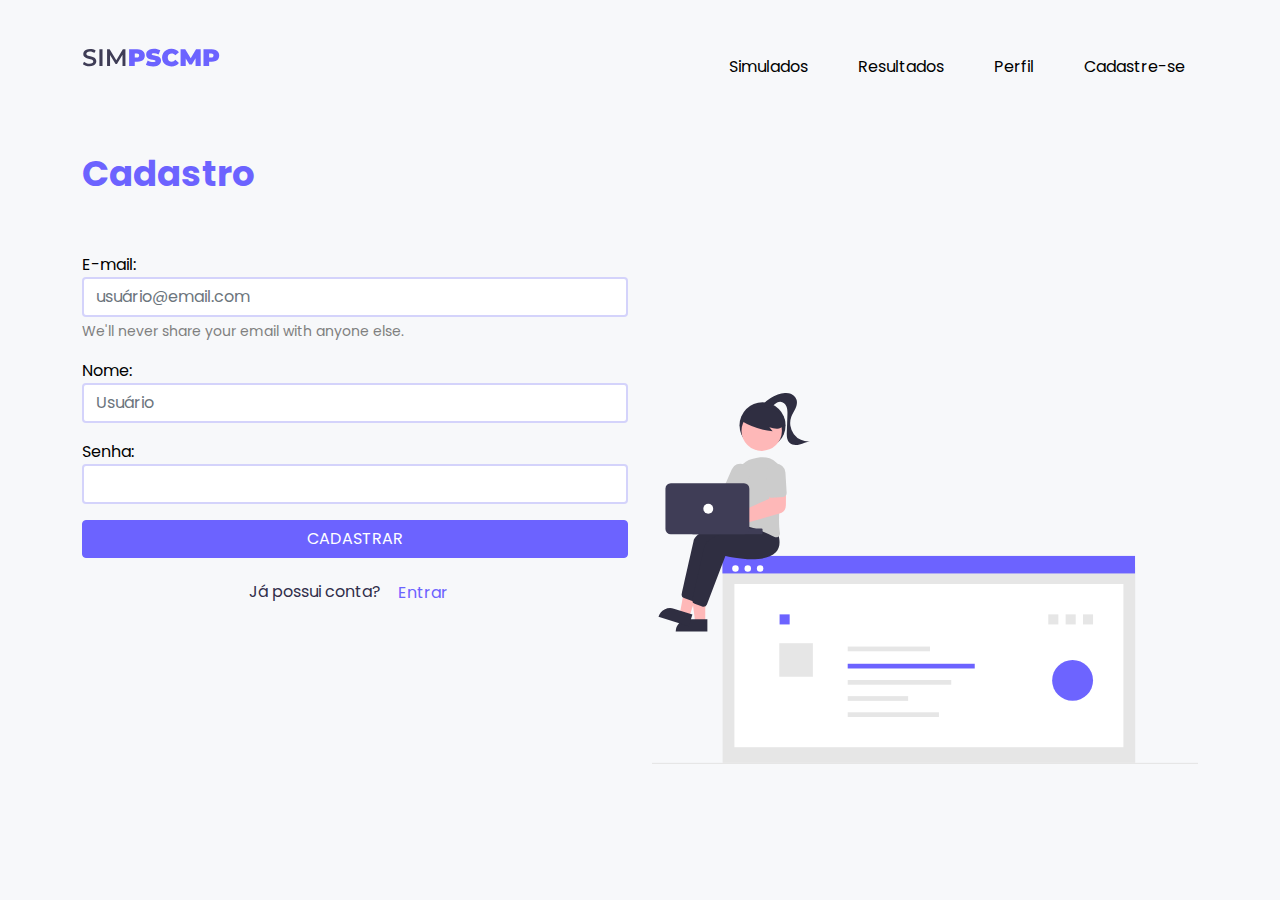
<file: cadastro/index.html>
<!DOCTYPE html>
<html lang="pt-BR">

<head>
  <meta charset="UTF-8">
  <meta http-equiv="X-UA-Compatible" content="IE=edge">
  <meta name="viewport" content="width=device-width, initial-scale=1.0">
  <link rel="stylesheet" href="style.css">
  <title>Sign Up</title>
</head>

<body class="container py-5">
  <header>
    <div class="row justify-content-between">
      <div class="col">
        <div class="col-auto">
          <a href="../index.html">
            <img src="../assets/logo.svg" alt="SIMPSCMP" />
          </a>
        </div>
      </div>
      <div class="col-auto">
        <div class="row">
          <div class="col-auto">
            <button class="btn btn-transparent"> Simulados </button>
          </div>
          <div class="col-auto">
            <button class="btn btn-transparent"> Resultados </button>
          </div>
          <div class="col-auto">
            <button class="btn btn-transparent"> Perfil </button>
          </div>
          <div class="col-auto">
            <button class="btn btn-transparent"> Cadastre-se </button>
          </div>
        </div>
      </div>
    </div>
  </header>

  <main class="pt-5">
    <div class="row" style="height: 70vh;">
      <div class="col-6 form-signup">
        <div>
          <h1 class="color-primary"> Cadastro </h1>
        </div>
        <div class="py-3">
          <form>
            <div class="mb-3">
              <label for="email" class="form-label"> E-mail: </label>
              <input type="email" name="email" id="email" class="form-control" aria-describedby="emailHelp" placeholder="usuário@email.com">
              <div id="emailHelp" class="form-text">We'll never share your email with anyone else.</div>
            </div>
            <div class="mb-3">
              <label for="name" class="form-label"> Nome: </label>
              <input type="text" name="name" id="name" class="form-control" placeholder="Usuário">
            </div>
            <div class="mb-3">
              <label for="password" class="form-label"> Senha: </label>
              <input type="password" class="form-control" id="password">
            </div>
            <div class="d-grid gap-2">
              <button type="button" class="btn btn-primary"> CADASTRAR </button>
            </div>
          </form>
        </div>
        <div class="text-center">
          <span class="color-secondary"> Já possui conta? </span>
          <button type="button" class="btn btn-link"> Entrar </button>
        </div>
      </div>
      <div class="col-6 d-flex align-items-end">
        <img src="../assets/coding.svg" alt="" style="width: 100%;">
      </div>
    </div>
  </main>
</body>

</html>
</file>
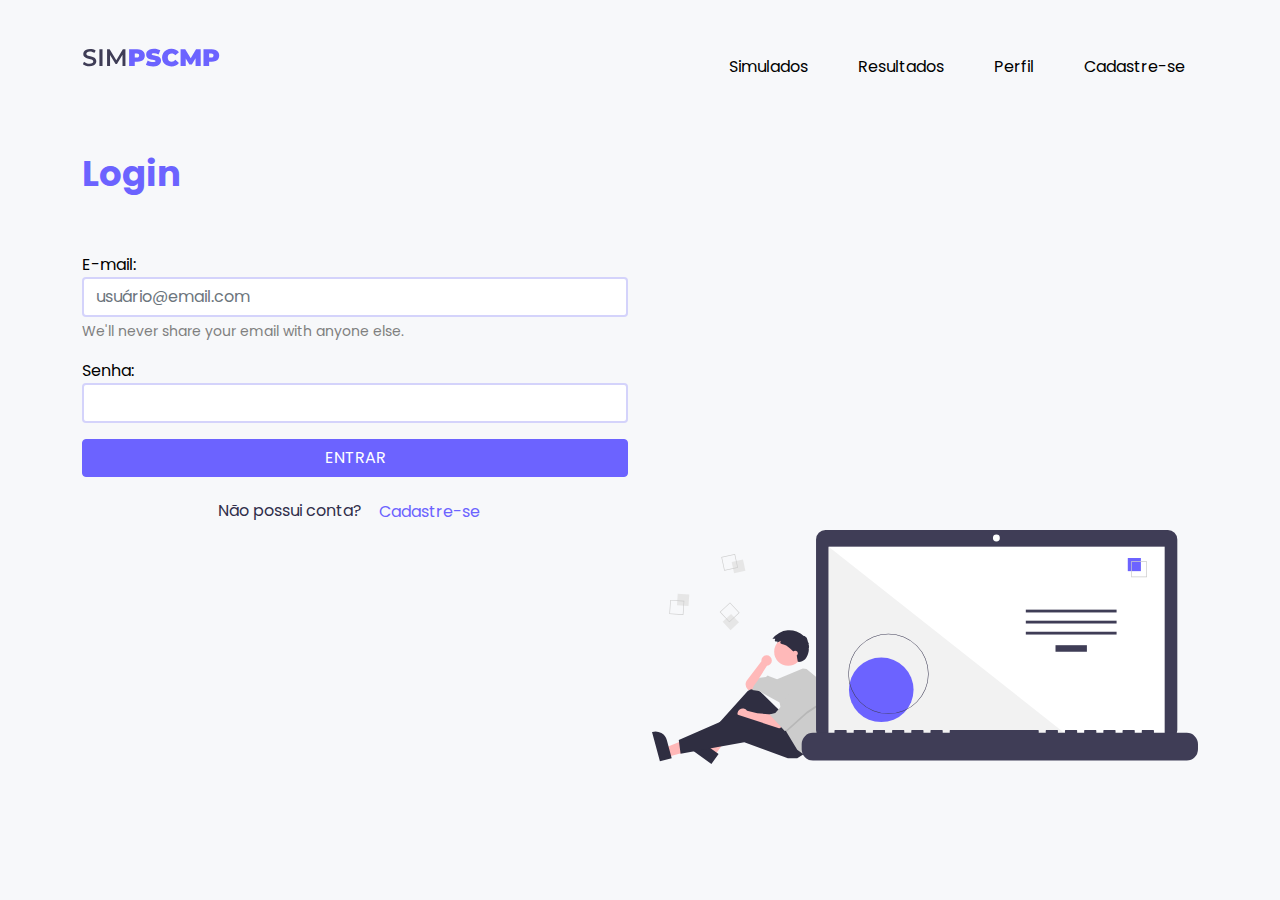
<file: login/index.html>
<!DOCTYPE html>
<html lang="pt-BR">

<head>
  <meta charset="UTF-8">
  <meta http-equiv="X-UA-Compatible" content="IE=edge">
  <meta name="viewport" content="width=device-width, initial-scale=1.0">
  <link rel="stylesheet" href="style.css">
  <title>Início</title>
</head>

<body class="container py-5">
  <header>
    <div class="row justify-content-between">
      <div class="col">
        <div class="col-auto">
          <a href="../index.html">
            <img src="../assets/logo.svg" alt="SIMPSCMP" />
          </a>
        </div>
      </div>
      <div class="col-auto">
        <div class="row">
          <div class="col-auto">
            <button class="btn btn-transparent"> Simulados </button>
          </div>
          <div class="col-auto">
            <button class="btn btn-transparent"> Resultados </button>
          </div>
          <div class="col-auto">
            <button class="btn btn-transparent"> Perfil </button>
          </div>
          <div class="col-auto">
            <button class="btn btn-transparent"> Cadastre-se </button>
          </div>
        </div>
      </div>
    </div>
  </header>


  <main class="pt-5">
    <div class="row" style="height: 70vh;">
      <div class="col-6 form-login">
        <div>
          <h1 class="color-primary"> Login </h1>
        </div>
        <div class="py-3">
          <form>
            <div class="mb-3">
              <label for="email" class="form-label"> E-mail: </label>
              <input type="email" name="email" id="email" class="form-control" aria-describedby="emailHelp" placeholder="usuário@email.com">
              <div id="emailHelp" class="form-text">We'll never share your email with anyone else.</div>
            </div>
            <div class="mb-3">
              <label for="password" class="form-label"> Senha: </label>
              <input type="password" class="form-control" id="password">
            </div>
            <div class="d-grid gap-2">
              <button type="button" class="btn btn-primary"> ENTRAR </button>
            </div>
          </form>
        </div>
        <div class="text-center">
          <span class="color-secondary"> Não possui conta? </span>
          <button type="button" class="btn btn-link"> Cadastre-se </button>
        </div>
      </div>
      <div class="col-6 d-flex align-items-end">
        <img src="../assets/code-thinking.svg" alt="" style="width: 100%;">
      </div>
    </div>
  </main>
</body>

</html>
</file>
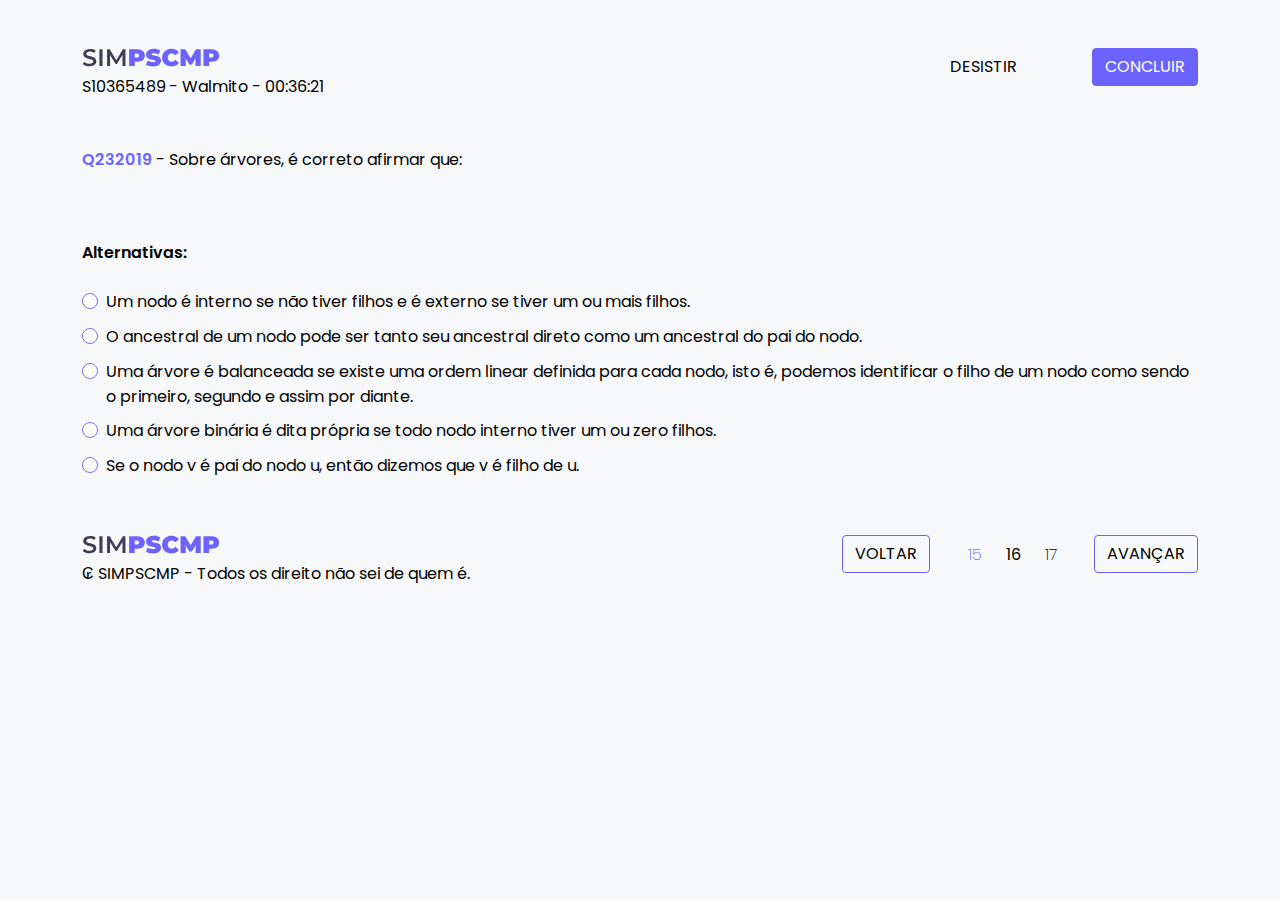
<file: simulado/index.html>
<!DOCTYPE html>
<html lang="pt-BR">

<head>
  <meta charset="UTF-8">
  <meta http-equiv="X-UA-Compatible" content="IE=edge">
  <meta name="viewport" content="width=device-width, initial-scale=1.0">
  <link rel="stylesheet" href="style.css">
  <title>Simulado - S10365489</title>
</head>

<body class="container py-5">
  <header>
    <div class="row justify-content-between">
      <div class="col">
        <div class="col-auto">
          <a href="../index.html">
            <img src="../assets/logo.svg" alt="SIMPSCMP" />
          </a>
        </div>
        <div>
          S10365489 - Walmito - 00:36:21
        </div>
      </div>
      <div class="col-3">
        <div class="row justify-content-between">
          <div class="col-auto">
            <button type="button" class="btn btn-transparent">DESISTIR</button>
          </div>
          <div class="col-auto">
            <button type="button" onclick="openResultModal()" class="btn btn-primary">CONCLUIR</button>
          </div>
        </div>
      </div>
    </div>
  </header>

  <main class="pt-5">
    <section class="question-enunciated">
      <p class="question-command">
        <span class="text-emphasis">Q232019</span>
        <span> - </span>
        Sobre árvores, é correto afirmar que:
      </p>
    </section>
    <section class="question-alternatives pt-5">
      <div class="text-bold pb-4">Alternativas:</div>
      <div class="form-check">
        <input class="form-check-input" type="radio" name="alternative" id="alternative1">
        <label class="form-check-label" for="alternative1">
          Um nodo é interno se não tiver filhos e é externo se tiver um ou mais filhos.
        </label>
      </div>
      <div class="form-check">
        <input class="form-check-input" type="radio" name="alternative" id="alternative2">
        <label class="form-check-label" for="alternative2">
          O ancestral de um nodo pode ser tanto seu ancestral direto como um ancestral do pai do nodo.
        </label>
      </div>
      <div class="form-check">
        <input class="form-check-input" type="radio" name="alternative" id="alternative3">
        <label class="form-check-label" for="alternative3">
          Uma árvore é balanceada se existe uma ordem linear definida para cada nodo, isto é, podemos identificar o
          filho de um nodo como sendo o primeiro, segundo e assim por diante.
        </label>
      </div>
      <div class="form-check">
        <input class="form-check-input" type="radio" name="alternative" id="alternative4">
        <label class="form-check-label" for="alternative4">
          Uma árvore binária é dita própria se todo nodo interno tiver um ou zero filhos.
        </label>
      </div>
      <div class="form-check">
        <input class="form-check-input" type="radio" name="alternative" id="alternative5">
        <label class="form-check-label" for="alternative5">
          Se o nodo v é pai do nodo u, então dizemos que v é filho de u.
        </label>
      </div>
    </section>
  </main>

  <footer class="pt-5">
    <div class="row justify-content-between">
      <div class="col-auto">
        <div class="col">
          <a href="/">
            <img src="../assets/logo.svg" alt="SIMPSCMP" />
          </a>
        </div>
        <div class="col">₢ SIMPSCMP - Todos os direito não sei de quem é.</div>
      </div>
      <div class="col-4">
        <div class="row justify-content-between align-items-center">
          <div class="col-auto">
            <button type="button" class="btn btn-primary-outlined">VOLTAR</button>
          </div>
          <div class="col-auto">
            <div class="row align-items-center">
              <div class="col-auto">
                <span class="text-light color-primary">15</span>
              </div>
              <div class="col-auto">
                <span class="text-1_3rem">16</span>
              </div>
              <div class="col-auto">
                <span class="text-light">17</span>
              </div>

            </div>
          </div>
          <div class="col-auto">
            <button type="button" class="btn btn-primary-outlined">AVANÇAR</button>
          </div>
        </div>
      </div>
    </div>
  </footer>

  <div class="modal" id="result-modal">
    <div class="modal-dialog modal-dialog-centered">
      <div class="modal-content" style="color: var(--white); background-color: var(--primary);">
        <div class="modal-header">
          <h2 class="modal-title"> Resultado </h2>
          <button type="button" onclick="closeResultModal()" class="btn btn-primary-outlined color-white"> X </button>
        </div>
        <div class="modal-body">
          <div class="container">
            <div class="col-auto d-flex justify-content-center">
              <img src="../assets/pie_chart.svg" alt="Resultado" />
            </div>
            <div class="py-3 col-auto d-flex justify-content-center">
              <h2 class="text-center">Parabens! Que ótimo resultado, continue estudando.</h2>
            </div>
          </div>
        </div>
      </div>
    </div>
  </div>

  <div class="modal-backdrop"></div>

</body>

<script>

  function openResultModal() {
    // Pegando body, modal, backdrop
    var body = document.getElementsByTagName("body")[0];
    var modal = document.getElementById("result-modal");
    var backdrop = document.getElementsByClassName("modal-backdrop")[0];
    body.classList.add("modal-open")
    backdrop.style.display = "block";
    modal.style.display = "block";
  }

  function closeResultModal() {
    // Pegando body, modal, backdrop
    var body = document.getElementsByTagName("body")[0];
    var modal = document.getElementById("result-modal");
    var backdrop = document.getElementsByClassName("modal-backdrop")[0];
    body.classList.remove("modal-open")
    backdrop.style.display = "none";
    modal.style.display = "none";
  }

</script>

</html>
</file>
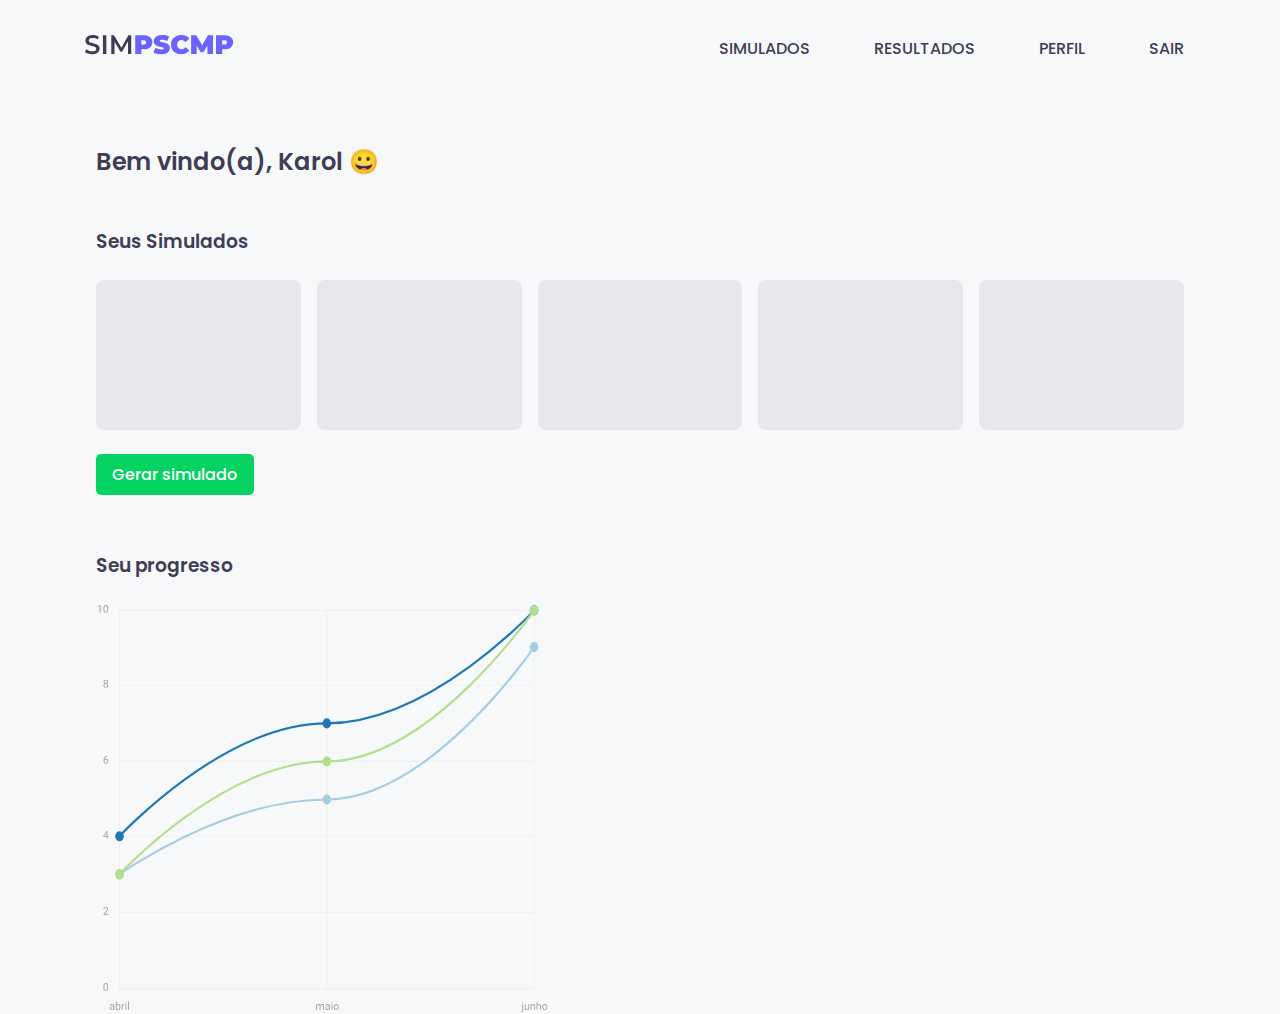
<file: src/index.html>
<!DOCTYPE html>
<html lang="pt-BR">

<head>
  <meta charset="UTF-8">
  <meta http-equiv="X-UA-Compatible" content="IE=edge">
  <meta name="viewport" content="width=device-width, initial-scale=1.0">
  <link rel="stylesheet" href="global.css">
  <link rel="stylesheet" href="style.css">
  <title>Início</title>
</head>

<body>
  <header>
    <a href="/">
      <img src="./assets/logo.svg" alt="SIMPSCMP" />
    </a>
    <div class="menu-section">
      <div class="menu-toggle">
        <div class="line-one on"></div>
        <div class="line-two"></div>
        <div class="line-three"></div>
      </div>
      <nav>
        <ul>
          <li>
            <a href="#">Simulados</a>
          </li>
          <li>
            <a href="#">Resultados</a>
          </li>
          <li>
            <a href="#">Perfil</a>
          </li>
          <li>
            <a href="./login/index.html">Sair</a>
          </li>
        </ul>
      </nav>
    </div>
  </header>

  <main>
    <h2>Bem vindo(a), Karol &#128512</h2>

    <section class="your-simulateds">
      <h3>Seus Simulados</h3>

      <div class="cards">
        <div class="card"></div>
        <div class="card"></div>
        <div class="card"></div>
        <div class="card"></div>
        <div class="card"></div>
      </div>

      <button type="submit">Gerar simulado</button>
    </section>

    <section class="your-progress">
      <h3>Seu progresso</h3>

      <div class="progress-chart">
        <img src="./assets/chart.svg" alt="Seu progresso">
      </div>
    </section>
  </main>

  <div class="modal-overlay" style="display: none;">
    <div class="modal">
      <a class="close-modal">
      </a>
      <div class="modal-content">
        <h3>Selecione a área</h3>

        <div class="areas">
          <div class="math">
            <img src="./assets//math.svg" alt="">
            <p>Matemática</p>
          </div>

          <div class="fundaments">
            <img src="./assets/fundaments.svg" alt="">
            <p>Fundamentos</p>
          </div>

          <div class="technologies">
            <img src="./assets/technologies.svg" alt="">
            <p>Tecnologias</p>
          </div>
        </div>

        <h3>Selecione as edições</h3>

        <div class="editions">

          <div class="edition">
            <span>2019</span>
          </div>

          <div class="edition">
            <span>2018</span>
          </div>

          <div class="edition">
            <span>2017</span>
          </div>

          <div class="edition">
            <span>2016</span>
          </div>

          <div class="edition">
            <span>2015</span>
          </div>
        </div>

        <div class="buttons">
          <button>Gerar simulado</button>
          <button class="cancel">Cancelar</button>
        </div>

      </div>
    </div>
  </div>
</body>

</html>
</file>
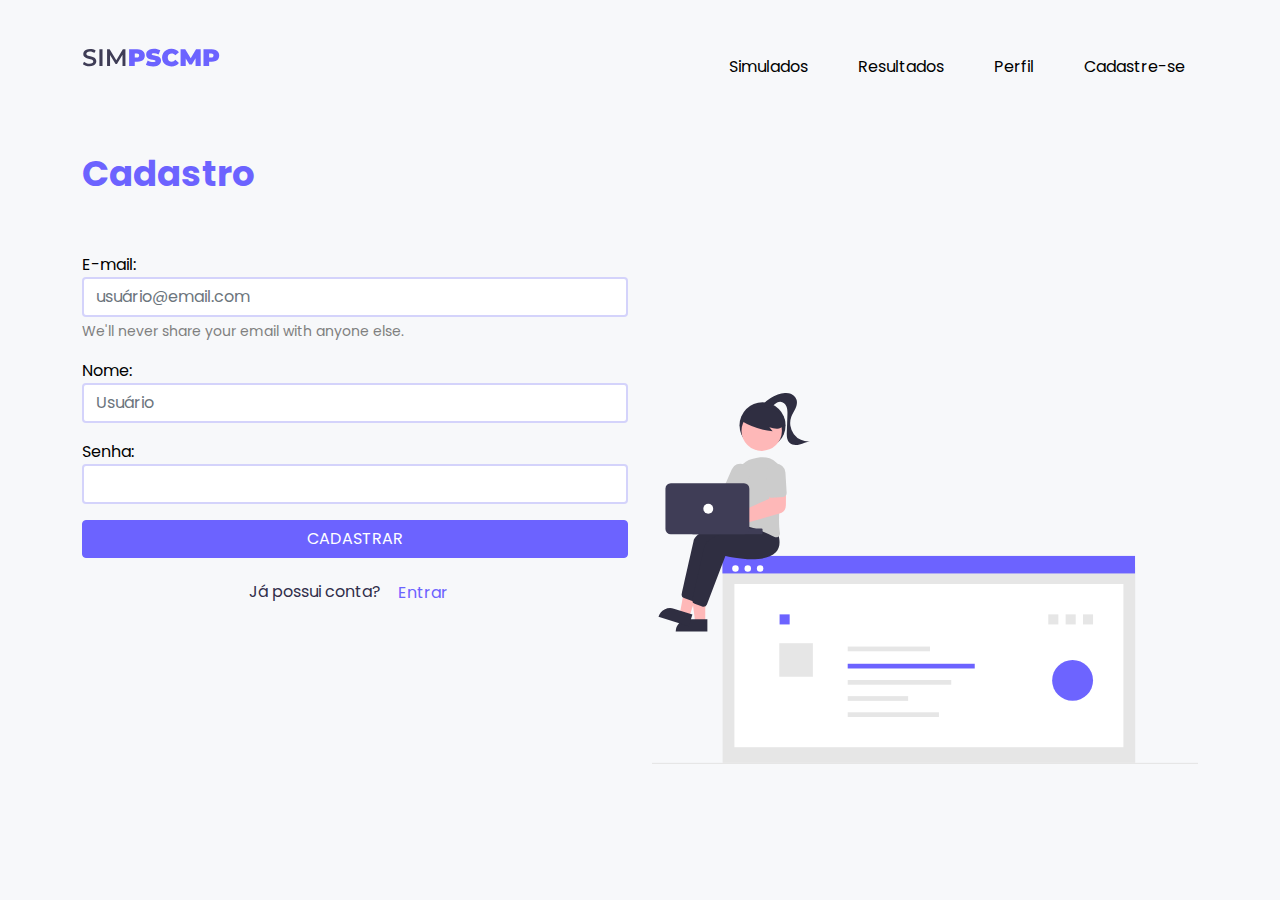
<file: src/cadastro/index.html>
<!DOCTYPE html>
<html lang="pt-BR">

<head>
  <meta charset="UTF-8">
  <meta http-equiv="X-UA-Compatible" content="IE=edge">
  <meta name="viewport" content="width=device-width, initial-scale=1.0">
  <link rel="stylesheet" href="style.css">
  <title>Sign Up</title>
</head>

<body class="container py-5">
  <header>
    <div class="row justify-content-between">
      <div class="col">
        <div class="col-auto">
          <a href="/">
            <img src="../assets/logo.svg" alt="SIMPSCMP" />
          </a>
        </div>
      </div>
      <div class="col-auto">
        <div class="row">
          <div class="col-auto">
            <button class="btn btn-transparent"> Simulados </button>
          </div>
          <div class="col-auto">
            <button class="btn btn-transparent"> Resultados </button>
          </div>
          <div class="col-auto">
            <button class="btn btn-transparent"> Perfil </button>
          </div>
          <div class="col-auto">
            <button class="btn btn-transparent"> Cadastre-se </button>
          </div>
        </div>
      </div>
    </div>
  </header>

  <main class="pt-5">
    <div class="row" style="height: 70vh;">
      <div class="col-6 form-signup">
        <div>
          <h1 class="color-primary"> Cadastro </h1>
        </div>
        <div class="py-3">
          <form>
            <div class="mb-3">
              <label for="email" class="form-label"> E-mail: </label>
              <input type="email" name="email" id="email" class="form-control" aria-describedby="emailHelp" placeholder="usuário@email.com">
              <div id="emailHelp" class="form-text">We'll never share your email with anyone else.</div>
            </div>
            <div class="mb-3">
              <label for="name" class="form-label"> Nome: </label>
              <input type="text" name="name" id="name" class="form-control" placeholder="Usuário">
            </div>
            <div class="mb-3">
              <label for="password" class="form-label"> Senha: </label>
              <input type="password" class="form-control" id="password">
            </div>
            <div class="d-grid gap-2">
              <button type="button" class="btn btn-primary"> CADASTRAR </button>
            </div>
          </form>
        </div>
        <div class="text-center">
          <span class="color-secondary"> Já possui conta? </span>
          <button type="button" class="btn btn-link"> Entrar </button>
        </div>
      </div>
      <div class="col-6 d-flex align-items-end">
        <img src="../assets/coding.svg" alt="" style="width: 100%;">
      </div>
    </div>
  </main>
</body>

</html>
</file>
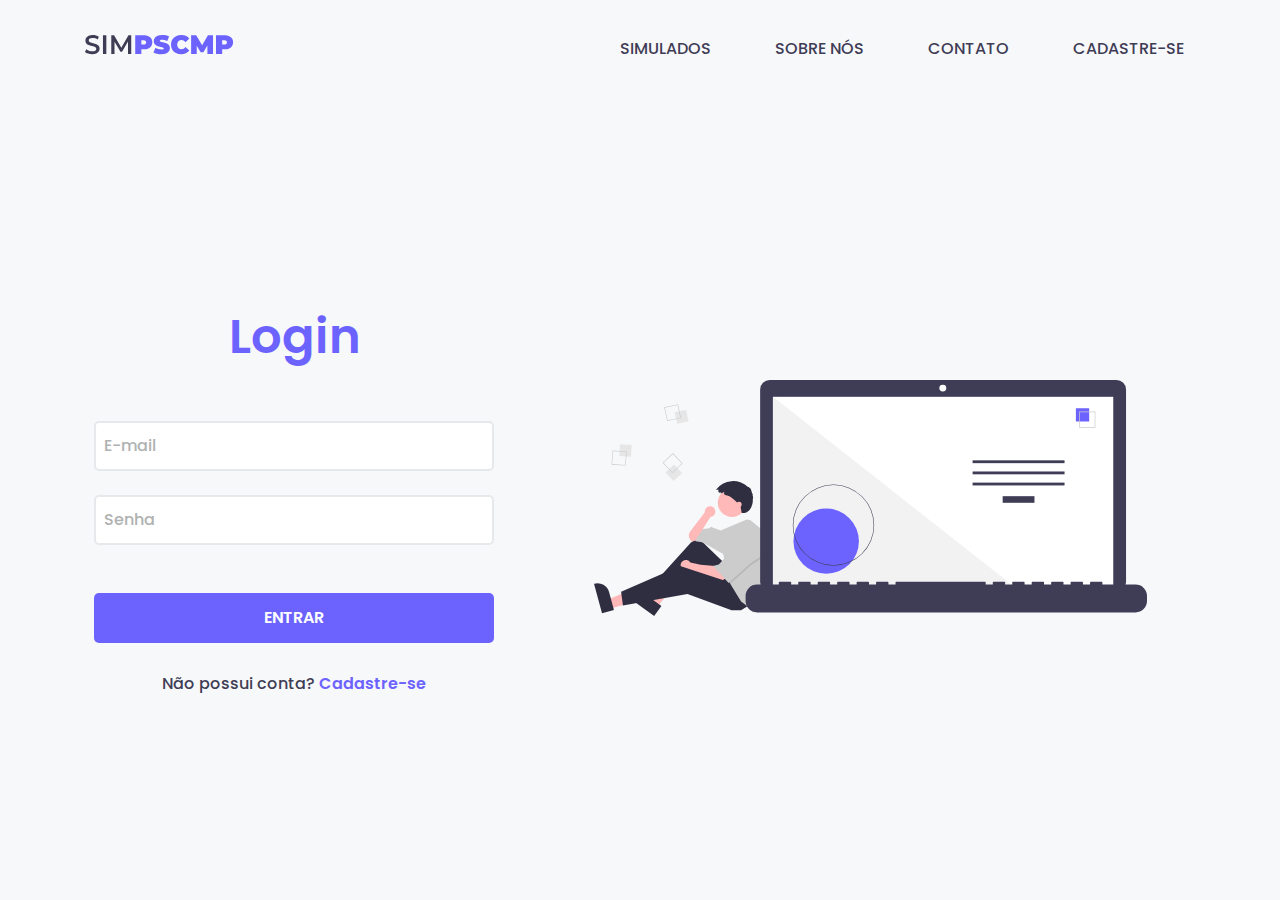
<file: src/login/index.html>
<!DOCTYPE html>
<html lang="pt-BR">

<head>
  <meta charset="UTF-8">
  <meta http-equiv="X-UA-Compatible" content="IE=edge">
  <meta name="viewport" content="width=device-width, initial-scale=1.0">
  <link rel="stylesheet" href="../global.css">
  <link rel="stylesheet" href="style.css">
  <title>Início</title>
</head>

<body>
  <header>
    <a href="/">
      <img src="../assets/logo.svg" alt="SIMPSCMP" />
    </a>
    <div class="menu-section">
      <div class="menu-toggle">
        <div class="line-one"></div>
        <div class="line-two"></div>
        <div class="linethree"></div>
      </div>
      <nav>
        <ul>
          <li>
            <a href="#">Simulados</a>
          </li>
          <li>
            <a href="#">Sobre nós</a>
          </li>
          <li>
            <a href="#">Contato</a>
          </li>
          <li>
            <a href="#">Cadastre-se</a>
          </li>
        </ul>
      </nav>
    </div>
  </header>
  
  <main>
    <section class="form-login">
      <h1>Login</h1>
      
      <form action="">
        <input type="email" name="email" id="email" placeholder="E-mail">
        
        <input type="password" name="password" id="password" placeholder="Senha">
        
        <button type="submit" class="">ENTRAR</button>
      </form>
      
      <div class="sign-up">
        <span>Não possui conta?</span>
        <a href="#">Cadastre-se</a>
      </div>
    </section>
    
    <section class="image-login">
      <img src="/src/assets/code-thinking.svg" alt="">
    </section>
  </main>
</body>

</html>
</file>
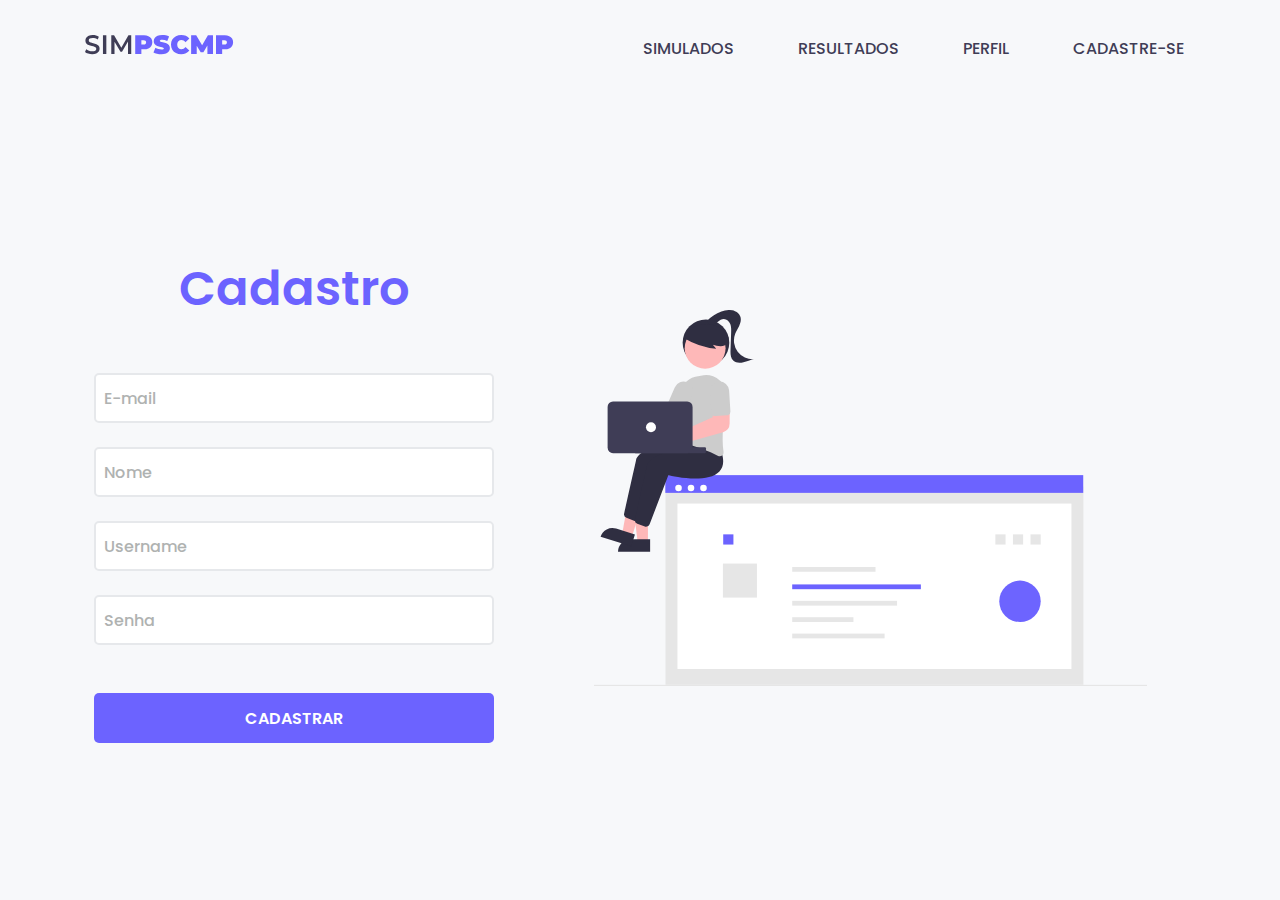
<file: src/signUp/index.html>
<!DOCTYPE html>
<html lang="pt-BR">

<head>
  <meta charset="UTF-8">
  <meta http-equiv="X-UA-Compatible" content="IE=edge">
  <meta name="viewport" content="width=device-width, initial-scale=1.0">
  <link rel="stylesheet" href="../global.css">
  <link rel="stylesheet" href="style.css">
  <title>Sign Up</title>
</head>

<body>
  <header>
    <a href="/">
      <img src="../assets/logo.svg" alt="SIMPSCMP" />
    </a>
    <div class="menu-section">
      <div class="menu-toggle">
        <div class="line-one on"></div>
        <div class="line-two"></div>
        <div class="line-three"></div>
      </div>
      <nav>
        <ul>
          <li>
            <a href="#">Simulados</a>
          </li>
          <li>
            <a href="#">Resultados</a>
          </li>
          <li>
            <a href="#">Perfil</a>
          </li>
          <li>
            <a href="../signUp/index.html">Cadastre-se</a>
          </li>
        </ul>
      </nav>
    </div>
  </header>

  <main>
    <section class="form-login">
      <h1>Cadastro</h1>

      <form action="">
        <input type="email" name="email" id="email" placeholder="E-mail">

        <input type="name" name="neme" id="name" placeholder="Nome">

        <input type="text" name="username" id="username" placeholder="Username">

        <input type="password" name="password" id="password" placeholder="Senha">

        <button type="submit" class="">CADASTRAR</button>
      </form>

    </section>

    <section class="image-login">
      <img src="/src/assets/coding.svg" alt="">
    </section>
  </main>
</body>

</html>
</file>
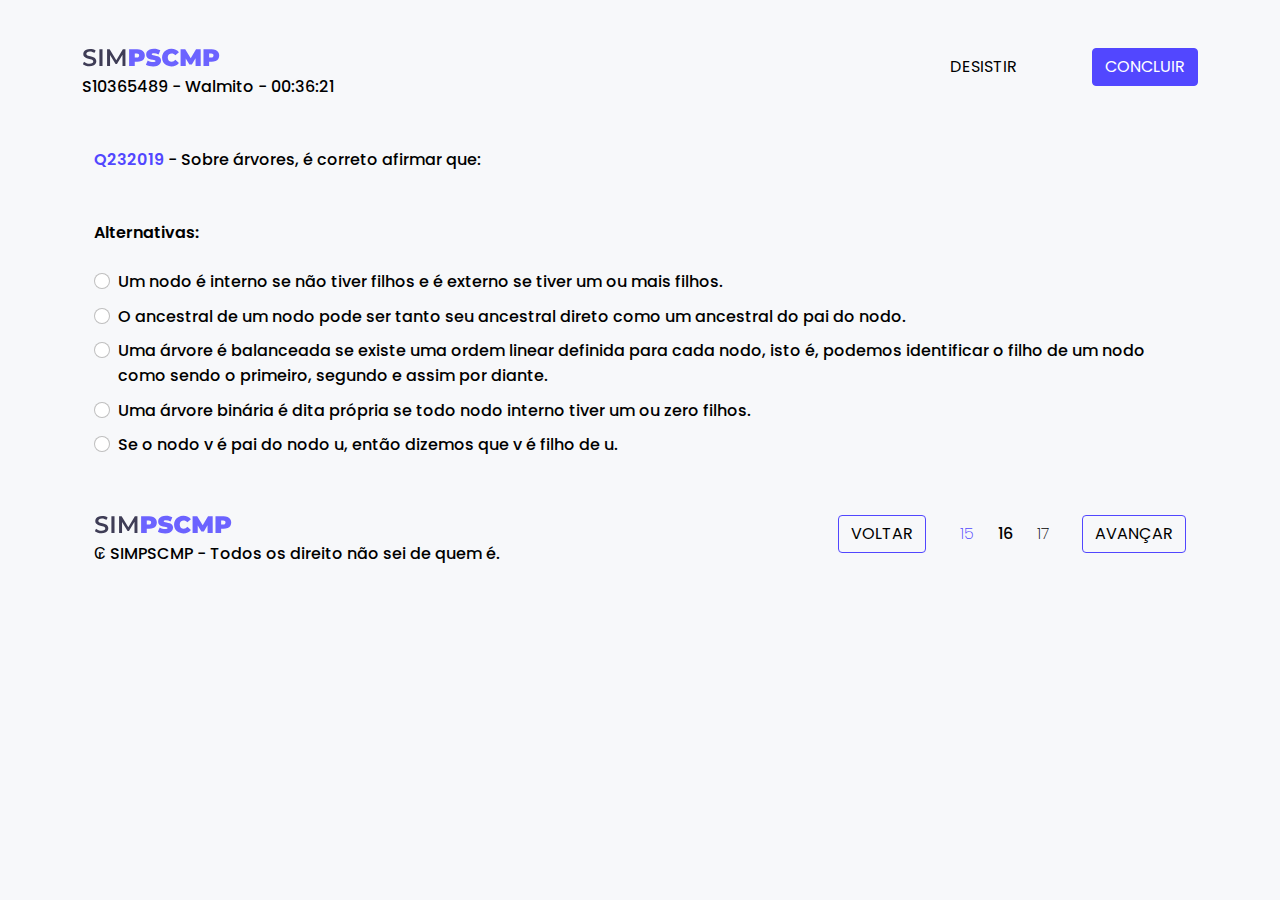
<file: src/simulado/index.html>
<!DOCTYPE html>
<html lang="pt-BR">

<head>
  <meta charset="UTF-8">
  <meta http-equiv="X-UA-Compatible" content="IE=edge">
  <meta name="viewport" content="width=device-width, initial-scale=1.0">
  <link rel="stylesheet" href="../global.css">
  <link rel="stylesheet" href="../bootstrap-grid.css">
  <link rel="stylesheet" href="style.css">
  <title>Simulado - S10365489</title>
</head>

<body class="container py-5">
  <div>
    <div class="row justify-content-between">
      <div class="col">
        <div class="col-auto">
          <a href="/">
            <img src="../assets/logo.svg" alt="SIMPSCMP" />
          </a>
        </div>
        <div>
          S10365489 - Walmito - 00:36:21
        </div>
      </div>
      <div class="col-3">
        <div class="row justify-content-between">
          <div class="col-auto">
            <button type="button" class="btn btn-transparent">DESISTIR</button>
          </div>
          <div class="col-auto">
            <button type="button" onclick="openResultModal()" class="btn btn-primary">CONCLUIR</button>
          </div>
        </div>
      </div>
    </div>
  </div>

  <main class="container pt-5">
    <section class="question-enunciated">
      <p class="question-command">
        <span class="text-emphasis">Q232019</span>
        <span> - </span> 
        Sobre árvores, é correto afirmar que:
      </p>
    </section>
    <section class="question-alternatives pt-5">
      <div class="text-bold pb-4">Alternativas:</div>
      <div class="form-check">
        <input class="form-check-input" type="radio" name="alternative" id="alternative1">
        <label class="form-check-label" for="alternative1">
          Um nodo é interno se não tiver filhos e é externo se tiver um ou mais filhos.
        </label>
      </div>
      <div class="form-check">
        <input class="form-check-input" type="radio" name="alternative" id="alternative2">
        <label class="form-check-label" for="alternative2">
          O ancestral de um nodo pode ser tanto seu ancestral direto como um ancestral do pai do nodo.
        </label>
      </div>
      <div class="form-check">
        <input class="form-check-input" type="radio" name="alternative" id="alternative3">
        <label class="form-check-label" for="alternative3">
          Uma árvore é balanceada se existe uma ordem linear definida para cada nodo, isto é, podemos identificar o filho de um nodo como sendo o primeiro, segundo e assim por diante.
        </label>
      </div>
      <div class="form-check">
        <input class="form-check-input" type="radio" name="alternative" id="alternative4">
        <label class="form-check-label" for="alternative4">
          Uma árvore binária é dita própria se todo nodo interno tiver um ou zero filhos.
        </label>
      </div>
      <div class="form-check">
        <input class="form-check-input" type="radio" name="alternative" id="alternative5">
        <label class="form-check-label" for="alternative5">
          Se o nodo v é pai do nodo u, então dizemos que v é filho de u.
        </label>
      </div>
    </section>
  </main>

  <footer class="container py-5">
    <div class="row justify-content-between">
      <div class="col-auto">
        <div class="col">
        <a href="/">
          <img src="../assets/logo.svg" alt="SIMPSCMP" />
        </a>
        </div>
        <div class="col">₢ SIMPSCMP - Todos os direito não sei de quem é.</div>
      </div>
      <div class="col-4">
        <div class="row justify-content-between align-items-center">
          <div class="col-auto">
            <button type="button" class="btn btn-primary-outlined">VOLTAR</button>
          </div>
          <div class="col-auto">
            <div class="row align-items-center">
              <div class="col-auto">
                <span class="text-light color-primary">15</span>
              </div>
              <div class="col-auto">
                <span class="text-1_3rem">16</span>
              </div>
              <div class="col-auto">
                <span class="text-light">17</span>
              </div>

            </div>
          </div>
          <div class="col-auto">
            <button type="button" class="btn btn-primary-outlined">AVANÇAR</button>
          </div>
        </div>
      </div>
    </div>
  </footer>

  <div class="modal" id="result-modal" style="color: #FFF;">
    <div class="modal-dialog modal-dialog-centered">
      <div class="modal-content">
        <div class="modal-header">
          <p class="modal-title text-huge">Resultado</p>
          <button type="button" onclick="closeResultModal()" class="btn btn-primary-outlined color-white"> X </button>
        </div>
        <div class="modal-body">
          <div class="container">
            <div class="col-auto d-flex justify-content-center">
              <img src="../assets/pie_chart.svg" alt="Resultado" />
            </div>
            <div class="py-3 col-auto d-flex justify-content-center">
              <p class="text-huge" style="text-align: center;">Parabens! Que ótimo resultado, continue estudando.</p>
            </div>
          </div>
        </div>
      </div>
    </div>
  </div>

  <div class="modal-backdrop"></div>

</body>

<script>

  function openResultModal() {
    // Pegando body, modal, backdrop
    var body = document.getElementsByTagName("body")[0];
    var modal = document.getElementById("result-modal");
    var backdrop = document.getElementsByClassName("modal-backdrop")[0];
    body.classList.add("modal-open")
    backdrop.style.display = "block";
    modal.style.display = "block";

  }

  function closeResultModal() {
    // Pegando body, modal, backdrop
    var body = document.getElementsByTagName("body")[0];
    var modal = document.getElementById("result-modal");
    var backdrop = document.getElementsByClassName("modal-backdrop")[0];
    body.classList.remove("modal-open")
    backdrop.style.display = "none";
    modal.style.display = "none";
  }


  // // Get the body
  // var body = document.getElementsByTagName("body")[0];

  // // Get the modal
  // var modal = document.getElementById("result-modal");
  
  // // Get the button that opens the modal
  // var btn = document.getElementById("conclude-button");
  
  // // Get the <span> element that closes the modal
  // var span = document.getElementsByClassName("close")[0];
  
  // // Get modal dialog
  // var dialog = document.getElementsByClassName("modal-dialog")[0];

  // // When the user clicks the button, open the modal 
  // btn.onclick = function() {
  //   body.classList.add("modal-open")
  //   modal.style.display = "block";
  // }
  
  // // When the user clicks on <span> (x), close the modal
  // span.onclick = function() {
  //   body.classList.remove("modal-open")
  //   modal.style.display = "none";
  // }
  
  // // When the user clicks anywhere outside of the modal, close it
  // dialog.onclick = function(event) {
  //   if (event.target == modal) {
  //     body.classList.remove("modal-open")
  //     modal.style.display = "none";
  //   }
  // }
  </script>

</html>
</file>
<file: src/global.css>
@import url('https://fonts.googleapis.com/css2?family=Poppins:ital,wght@0,300;0,400;0,500;0,600;1,100;1,200&display=swap');

* {
  margin: 0;
  padding: 0;
  box-sizing: border-box;
  font-family: 'Poppins', sans-serif;
}

:root {
  --white: #FFF;
  
  --gray-50: #F7F8FA;
  --gray-100: #E6E8EB;
  --gray-200: #AFB2B1;
  --gray-500: #808080;
  --gray-800: #3F3D56;
  
  --green-500: #04D361;
  --green-800: #04B955;

  --red-500: #E63946;
  
  --purple-300: #6C63FF;
  --purple-400: #3A2EFF; 
}

@media (max-width: 1080px) {
  html {
    font-size: 93.75%;
  }
}

@media (max-width: 720px) {
  html {
    font-size: 87.5%;
  }
}

body {
  height: 100vh;
  background-color: var(--gray-50);
}

body, input, textarea, button {
  font: 500 1rem Poppins, sans-serif;
  outline-color: var(--purple-300);
}

h1, h2, h3, h4, h5, h6 {
  font-weight: 600;
  font-family: Poppins, sans-serif;
  color: var(--gray-800);
}

h1 {
  font-size: 2rem;
}

h2 {
  font-size: 1.5rem;
}

a {
  text-decoration: none;
}

button {
  cursor: pointer;
  border: none;
}

/* Header */

header {
  height: 6rem;
  display: flex;
  align-items: center;
  justify-content: space-between;
  
  width: 90%;
  margin: auto;
}

header img {
  width: 150px;
  margin-left: 20px;
  padding: 16px 0;
}

header nav ul {
  display: flex;
}

header nav ul li {
  list-style: none;
  padding: 1rem 2rem;
}

header nav ul li a {
  text-decoration: none;
  color: var(--gray-800);
  text-transform: uppercase;
  font-size: 1rem;
}

header nav ul li a:hover {
  border-bottom: 3px solid var(--purple-300);
}
</file>
<file: src/style.css>
main {
  height: calc(100vh - 6rem);
  padding: 0 6rem;
  margin-top: 3rem;
}

main section.your-simulateds {
  margin-top: 3rem;
}

.your-simulateds .cards {
  display: flex;
  justify-content: space-between;
  margin-top: 1.5rem;
}

.your-simulateds .cards .card {
  width: 300px;
  height: 150px;
  background: var(--gray-100);
  display: flex;
  padding: 1rem;
  border-radius: 0.5rem;
}

.your-simulateds .cards .card:not(:first-child) {
  margin-left: 1rem;
}


.your-simulateds button {
  background: var(--green-500);
  color: var(--white);
  border-radius: 5px;
  margin-top: 1.5rem;
  padding: 0.5rem 1rem;

  transition: all .3s ease-in-out;
}

.your-simulateds button:hover {
  background: var(--green-800);
}

section.your-progress {
  margin-top: 3.5rem;
}

.your-progress .progress-chart {
  width: 450px;
  height: 410px;
  margin-top: 1.5rem;
}

.your-progress .progress-chart {
  display: flex;
}

.modal-overlay {
  display: flex;
  justify-content: center;
  align-items: center;
  position: fixed;
  top: 0;
  left: 0;
  width: 100%;
  height: 100%;
  background-color: rgba(0, 0, 0, 0.6);
  opacity: 0;
  visibility: hidden;
}

.modal-overlay .modal {
  position: relative;
  width: 50%;
  height: 70%;
  margin: 0 auto;
  padding: 2rem;
  background-color: var(--white);
  border-radius: 3px;
  box-shadow: 0 2px 10px rgba(0, 0, 0, 0.1);

  transition: all 0.6s cubic-bezier(0.55, 0, 0.1, 1);
  transform: scale(1.2);
}

.modal .modal-content .areas {
  display: flex;
  justify-content: space-between;
  margin-bottom: 2rem;
}

.modal .modal-content .areas img {
  width: 180px;
  height: 180px;
  border: 2px solid var(--gray-800);
  padding: 0.5rem;
  margin-top: 1rem;
  border-radius: 5px;
  cursor: pointer;
}

.modal .modal-content .areas p {
  color: var(--gray-800);
  margin-top: 0.625rem;
  text-align: center;
}

.modal .modal-content .editions {
  display: flex;
  justify-content: space-between;
}

.modal-content .edition .editions {
  width: 90px;
  font-size: 0.875rem;
  color: var(--gray-800);
  background: var(--gray-100);
  border: 2px solid var(--gray-200);
  border-radius: 1rem;
  padding: 0.5rem;
  margin-top: 0.625rem;
  text-align: center;
  cursor: pointer;
}

.buttons button.cancel {
  background: var(--red);
}
</file>
<file: src/login/style.css>
main {
  height: calc(100vh - 6rem);
  display: flex;
  align-items: center;
  justify-content: space-between;
  padding: 0 4rem;
}

main h1 {
  color: var(--purple-300);
  font-size: 3rem;
  margin-bottom: 3rem;
  text-align: center;
}

/* Form */

section.form-login {
  width: 40vw;
}

section.form-login form {
  display: flex;
  flex-direction: column;
  justify-content: center;
  align-items: center;
}

form input, button {
  width: 400px;
  height: 50px;
  border-radius: 5px;
}

form input {
  border: 2px solid var(--gray-100);
  padding: 0.5rem;  
}

form input::placeholder {
  font-family: Poppins, sans-serif;
  color: var(--gray-200);
}

form button {
  background-color: var(--purple-300);
  color: white;
  margin-top: 3rem;
  font-weight: 600;
  font-size: 1rem;

  transition: all .3s ease-in-out;
}

form button:hover {
  background: #5247FF;
}

form input#email {
  margin-bottom: 1.5rem;
}

.form-login .sign-up {
  text-align: center;
  margin-top: 1.75rem;
}

.form-login .sign-up span {
  color: var(--gray-800);
}

.form-login .sign-up a {
  color: var(--purple-300);
  font-weight: 600;
}

.form-login .sign-up a:hover {
  color: var(--purple-400);
  transition: all .3s ease-in-out;
}

/* Image */

section.image-login {
  width: 60vw;
  display: flex;
  justify-content: center;
  
}

section.image-login img {
  max-width: 80%;
}

/* Media Queries */

@media only screen and (max-width: 900px) {
  main
  section.image-login {
    display: none;
    visibility: hidden;
  }

  main {
    padding: 0;
  }

  section.form-login {
    width: 100vw;
  }

  header {
    display: none;
  }
}

@media only screen and (max-width: 450px) {
  form input, button {
    width: 300px;
    height: 50px;
    border-radius: 5px;
  }
}
</file>
<file: src/signUp/style.css>
main {
  height: calc(100vh - 6rem);
  display: flex;
  align-items: center;
  justify-content: space-between;
  padding: 0 4rem;
}

main h1 {
  color: var(--purple-300);
  font-size: 3rem;
  margin-bottom: 3rem;
  text-align: center;
}

/* Form */

section.form-login {
  width: 40vw;
}

section.form-login form {
  display: flex;
  flex-direction: column;
  justify-content: center;
  align-items: center;
}

form input, button {
  width: 400px;
  height: 50px;
  border-radius: 5px;
}

form input {
  border: 2px solid var(--gray-100);
  padding: 0.5rem;  
}

form input:not(:first-child) {
  margin-top: 1.5rem;
}

form input::placeholder {
  font-family: Poppins, sans-serif;
  color: var(--gray-200);
}

form button {
  background-color: var(--purple-300);
  color: white;
  margin-top: 3rem;
  font-weight: 600;
  font-size: 1rem;
  
  transition: all .3s ease-in-out;
}

form button:hover {
  background: var(--purple-400);
}

/* Image */

section.image-login {
  width: 60vw;
  display: flex;
  justify-content: center;
  
}

section.image-login img {
  max-width: 80%;
}

/* Media Queries */

@media only screen and (max-width: 900px) {
  main
  section.image-login {
    display: none;
    visibility: hidden;
  }
  
  main {
    padding: 0;
  }
  
  section.form-login {
    width: 100vw;
  }
  
  header nav{
    display: none;
  }
  
  header img {
    display: none;
  }
}

@media only screen and (max-width: 450px) {
  form input, button {
    width: 250px;
    height: 50px;
  }
}
</file>
<file: src/simulado/style.css>
/* Colors */

.color-primary {
  color: #5247FF;
}

.color-secondary {
  color: #A3A3A3;
}

.color-white {
  color: #FFFFFF;
}


/* typography */

.text-body {
  line-height: 1.5rem;
}

.text-bold {
  font-weight: 600;
}

.text-light {
  font-weight: 200;
}

.text-big {
  font-size: 1.3rem;
}

.text-huge {
  font-size: 2rem;
}

.text-small {
  font-size: 0.7rem;
}

.text-emphasis {
  color: #5247FF;
  font-weight: 600;
}

/* components */

/* buttons */

.btn {
  display: inline-block;
  font-weight: 400;
  line-height: 1.5;
  text-align: center;
  text-decoration: none;
  vertical-align: middle;
  cursor: pointer;
  background-color: transparent;
  border: 1px solid transparent;
  padding: 0.375rem 0.75rem;
  font-size: 1rem;
  border-radius: 0.25rem;
  transition: color 0.15s ease-in-out, background-color 0.15s ease-in-out, border-color 0.15s ease-in-out, box-shadow 0.15s ease-in-out;
}

/* btn-primary */

.btn-primary {
  color: #FFFFFF;
  background-color: #5247FF;
  border-color: #5247FF;
}

.btn-primary:hover {
  color: #FFFFFF;
  background-color: #463AF1;
  border-color: #3F33E9;
}

.btn-primary:disabled, .btn-primary.disabled {
  color: #FFFFFF;
  background-color: #5247FF;
  border-color: #5247FF;
}

/* .btn-primary-outlined */

.btn-primary-outlined {
  border-color: #5247FF;
}

.btn-primary-outlined:hover {
  color: #FFFFFF;
  background-color: #463AF1;
  border-color: #3F33E9;
}

.btn-primary-outlined:disabled, .btn-primary-outlined.disabled {
  text-decoration: line-through;
  border-color: #5247FF;
}

/* btn-transparent */

.btn-transparent {
  background-color: transparent;
  border-color: transparent;
}

.btn-transparent:hover {
  background-color: #E7E7E7;
  border-color: #E7E7E7;
}

.btn-transparent:disabled, .btn-transparent.disabled {
  text-decoration: line-through;
  background-color: transparent;
  border-color: transparent;
}


/* Forms */

/* form-check */

.form-check {
  display: block;
  min-height: 1.5rem;
  padding-left: 1.5em;
  margin-bottom: 0.6rem;
}

.form-check .form-check-input {
  float: left;
  margin-left: -1.5em;
}

.form-check-input {
  width: 1em;
  height: 1em;
  margin-top: 0.25em;
  vertical-align: top;
  background-color: #fff;
  background-repeat: no-repeat;
  background-position: center;
  background-size: contain;
  border: 1px solid rgba(0, 0, 0, 0.25);
  -webkit-appearance: none;
  -moz-appearance: none;
  appearance: none;
  -webkit-print-color-adjust: exact;
  color-adjust: exact;
}

.form-check-input[type=radio] {
  border-radius: 50%;
}

.form-check-input:active {
  filter: brightness(90%);
}

.form-check-input:focus {
  border-color: #86b7fe;
  outline: 0;
  box-shadow: 0 0 0 0.25rem rgba(13, 110, 253, 0.25);
}

.form-check-input:checked {
  background-color: #0d6efd;
  border-color: #0d6efd;
}

.form-check-input:checked[type=radio] {
  background-image: url("data:image/svg+xml,%3csvg xmlns='http://www.w3.org/2000/svg' viewBox='-4 -4 8 8'%3e%3ccircle r='2' fill='%23fff'/%3e%3c/svg%3e");
}

.form-check-input:disabled {
  pointer-events: none;
  filter: none;
  opacity: 0.5;
}

.form-check-input[disabled] ~ .form-check-label, .form-check-input:disabled ~ .form-check-label {
  opacity: 0.5;
}

/* modal */

.modal-open {
  overflow: hidden;
}

.modal-open .modal {
  overflow-x: hidden;
  overflow-y: auto;
}

.modal {
  position: fixed;
  top: 0;
  left: 0;
  z-index: 1001;
  display: none;
  width: 100%;
  height: 100%;
  overflow: hidden;
  outline: 0;
}

.modal-backdrop {
  display: none;
  position: fixed;
  top: 0;
  left: 0;
  z-index: 1000;
  width: 100vw;
  height: 100vh;
  background-color: #000000;
  opacity: 0.5;
}

.modal-dialog {
  position: relative;
  width: auto;
  margin: 0.5rem;
  pointer-events: none;
}

.modal-dialog-centered {
  display: flex;
  align-items: center;
  min-height: calc(100% - 1rem);
}

/* Modal Content */
.modal-content {
  position: relative;
  display: flex;
  flex-direction: column;
  width: 100%;
  pointer-events: auto;
  background-color: #5247FF;
  background-clip: padding-box;
  outline: 0;
}

.modal-header {
  display: flex;
  flex-shrink: 0;
  align-items: center;
  justify-content: space-between;
  padding: 2rem 4rem 0rem 4rem;
}

.modal-title {
  margin-bottom: 0;
  line-height: 1.5;
}

.modal-body {
  position: relative;
  flex: 1 1 auto;
  padding: 0rem 4rem 2rem 4rem;
}

.modal-footer {
  display: flex;
  flex-wrap: wrap;
  flex-shrink: 0;
  align-items: center;
  justify-content: flex-end;
  padding: 0.75rem;
}

@media (min-width: 576px) {
  .modal-dialog {
    max-width: 500px;
    margin: 1.75rem auto;
  }

  .modal-dialog-scrollable {
    height: calc(100% - 3.5rem);
  }

  .modal-dialog-centered {
    min-height: calc(100% - 3.5rem);
  }

  .modal-sm {
    max-width: 300px;
  }
}
@media (min-width: 992px) {
  .modal-lg,
.modal-xl {
    max-width: 800px;
  }
}
@media (min-width: 1200px) {
  .modal-xl {
    max-width: 1140px;
  }
}
</file>
<file: cadastro/style.css>
@import url("../assets/css/bootstrap-grid.css");
@import url("../assets/css/simpscmp.css");
</file>
<file: login/style.css>
@import url("../assets/css/bootstrap-grid.css");
@import url("../assets/css/simpscmp.css");
</file>
<file: simulado/style.css>
@import url("../assets/css/bootstrap-grid.css");
@import url("../assets/css/simpscmp.css");
</file>
<file: src/cadastro/style.css>
@import url("../assets/css/bootstrap-grid.css");
@import url("../assets/css/simpscmp.css");
</file>
